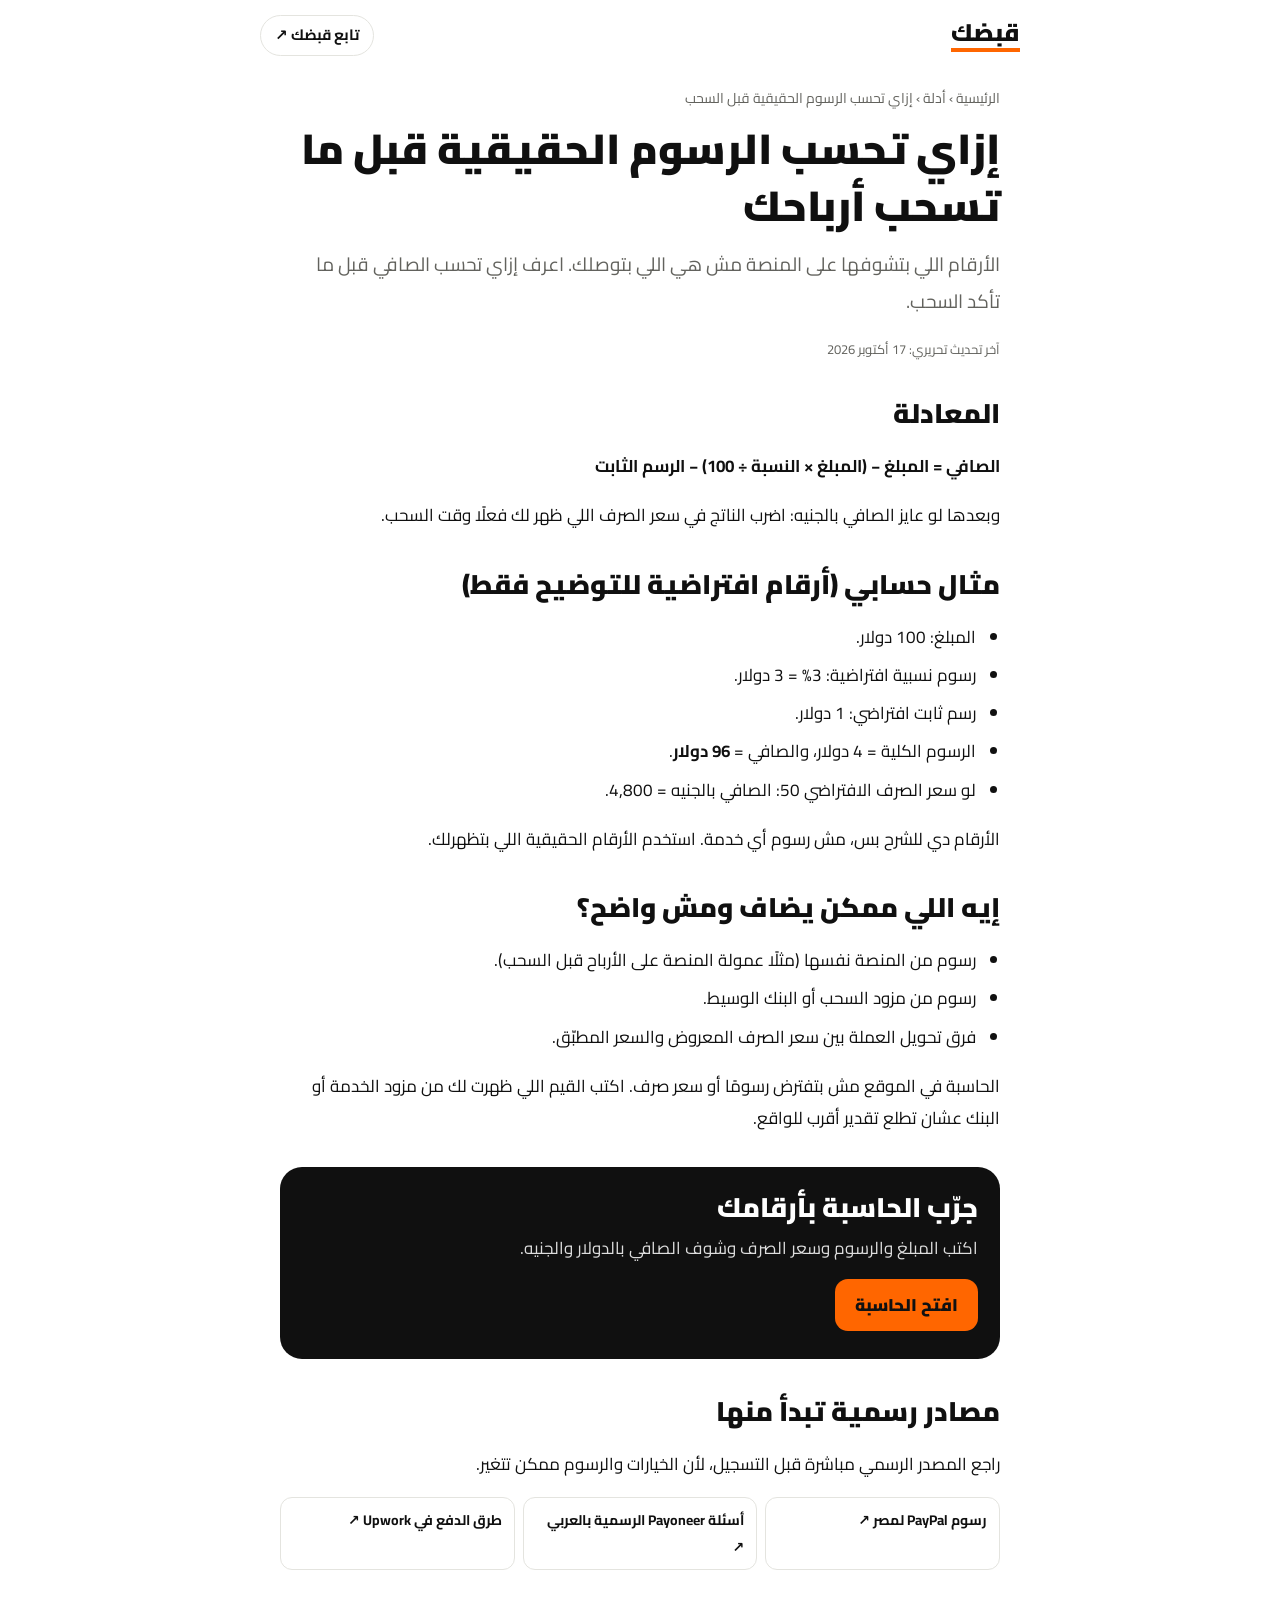
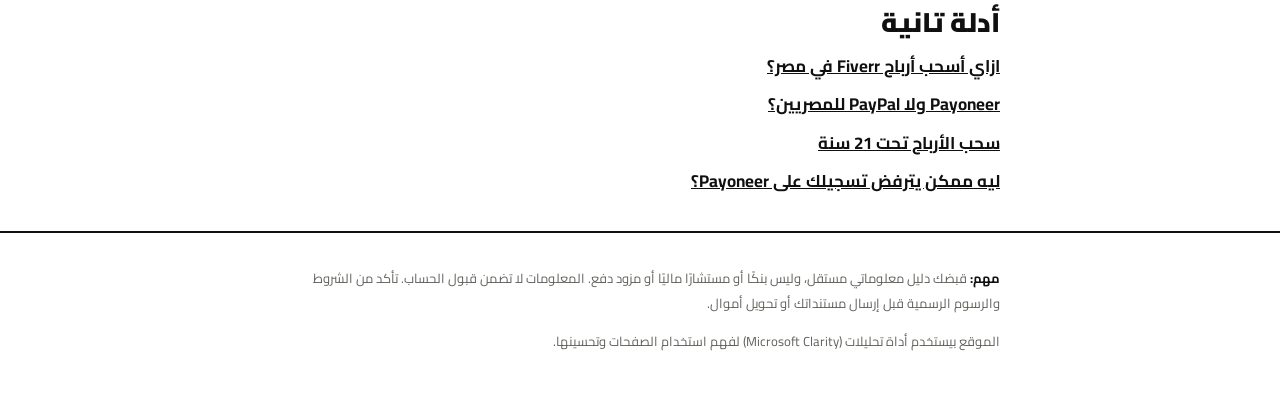
<file: guides/calculate-withdrawal-fees.html>
<!DOCTYPE html>
<html lang="ar" dir="rtl">
<head>
<meta charset="utf-8"><meta name="viewport" content="width=device-width, initial-scale=1">
<title>إزاي تحسب الرسوم الحقيقية قبل ما تسحب أرباحك | قبضك</title>
<meta name="description" content="طريقة بسيطة لحساب صافي أرباح الفريلانس بعد الرسوم النسبية والثابتة وسعر الصرف، مع مثال حسابي بأرقام افتراضية وحاسبة جاهزة.">
<meta name="robots" content="index,follow,max-image-preview:large">
<link rel="canonical" href="https://rawan2017.github.io/qabdak.eg/guides/calculate-withdrawal-fees.html">
<meta name="theme-color" content="#000000">
<link rel="icon" type="image/png" href="../icon.png"><link rel="apple-touch-icon" href="../apple-touch-icon.png">
<meta property="og:type" content="article"><meta property="og:locale" content="ar_EG"><meta property="og:site_name" content="قبضك">
<meta property="og:title" content="إزاي تحسب الرسوم الحقيقية قبل ما تسحب أرباحك"><meta property="og:description" content="طريقة بسيطة لحساب صافي أرباح الفريلانس بعد الرسوم النسبية والثابتة وسعر الصرف، مع مثال حسابي بأرقام افتراضية وحاسبة جاهزة.">
<meta property="og:url" content="https://rawan2017.github.io/qabdak.eg/guides/calculate-withdrawal-fees.html"><meta property="og:image" content="https://rawan2017.github.io/qabdak.eg/og-image.png"><meta property="og:image:width" content="1200"><meta property="og:image:height" content="630">
<meta name="twitter:card" content="summary_large_image"><meta name="twitter:title" content="إزاي تحسب الرسوم الحقيقية قبل ما تسحب أرباحك"><meta name="twitter:description" content="طريقة بسيطة لحساب صافي أرباح الفريلانس بعد الرسوم النسبية والثابتة وسعر الصرف، مع مثال حسابي بأرقام افتراضية وحاسبة جاهزة."><meta name="twitter:image" content="https://rawan2017.github.io/qabdak.eg/og-image.png">
<script type="application/ld+json">{"@context":"https://schema.org","@type":"Article","headline":"إزاي تحسب الرسوم الحقيقية قبل ما تسحب أرباحك","inLanguage":"ar-EG","datePublished":"2026-10-17","dateModified":"2026-10-17","mainEntityOfPage":"https://rawan2017.github.io/qabdak.eg/guides/calculate-withdrawal-fees.html","author":{"@type":"Organization","name":"قبضك"},"publisher":{"@type":"Organization","name":"قبضك"},"image":"https://rawan2017.github.io/qabdak.eg/og-image.png"}</script>
<link rel="preconnect" href="https://fonts.googleapis.com"><link rel="preconnect" href="https://fonts.gstatic.com" crossorigin><link href="https://fonts.googleapis.com/css2?family=Cairo:wght@400;600;700;800;900&display=swap" rel="stylesheet">
<link rel="stylesheet" href="guide.css">
<script src="../site-config.js"></script>
</head>
<body>
<header><a class="brand" href="../">قبضك</a><a class="ig" href="https://www.instagram.com/qabdak.eg/" target="_blank" rel="noopener noreferrer">تابع قبضك ↗</a></header>
<main class="wrap">
<p class="crumbs"><a href="../">الرئيسية</a> › أدلة › إزاي تحسب الرسوم الحقيقية قبل السحب</p>
<h1>إزاي تحسب الرسوم الحقيقية قبل ما تسحب أرباحك</h1>
<p class="lead">الأرقام اللي بتشوفها على المنصة مش هي اللي بتوصلك. اعرف إزاي تحسب الصافي قبل ما تأكد السحب.</p>
<p class="meta">آخر تحديث تحريري: 17 أكتوبر 2026</p>

<h2>المعادلة</h2>
<p><b>الصافي = المبلغ − (المبلغ × النسبة ÷ 100) − الرسم الثابت</b></p>
<p>وبعدها لو عايز الصافي بالجنيه: اضرب الناتج في سعر الصرف اللي ظهر لك فعلًا وقت السحب.</p>

<h2>مثال حسابي (أرقام افتراضية للتوضيح فقط)</h2>
<ul>
<li>المبلغ: 100 دولار.</li>
<li>رسوم نسبية افتراضية: 3% = 3 دولار.</li>
<li>رسم ثابت افتراضي: 1 دولار.</li>
<li>الرسوم الكلية = 4 دولار، والصافي = <b>96 دولار</b>.</li>
<li>لو سعر الصرف الافتراضي 50: الصافي بالجنيه = 4,800.</li>
</ul>
<p>الأرقام دي للشرح بس، مش رسوم أي خدمة. استخدم الأرقام الحقيقية اللي بتظهرلك.</p>

<h2>إيه اللي ممكن يضاف ومش واضح؟</h2>
<ul>
<li>رسوم من المنصة نفسها (مثلًا عمولة المنصة على الأرباح قبل السحب).</li>
<li>رسوم من مزود السحب أو البنك الوسيط.</li>
<li>فرق تحويل العملة بين سعر الصرف المعروض والسعر المطبّق.</li>
</ul>
<p>الحاسبة في الموقع مش بتفترض رسومًا أو سعر صرف. اكتب القيم اللي ظهرت لك من مزود الخدمة أو البنك عشان تطلع تقدير أقرب للواقع.</p>

<div class="cta"><h2>جرّب الحاسبة بأرقامك</h2><p>اكتب المبلغ والرسوم وسعر الصرف وشوف الصافي بالدولار والجنيه.</p><a class="btn" href="../#calculator">افتح الحاسبة</a></div>
<h2>مصادر رسمية تبدأ منها</h2>
<p>راجع المصدر الرسمي مباشرة قبل التسجيل، لأن الخيارات والرسوم ممكن تتغير.</p>
<div class="sources"><a href="https://www.paypal.com/eg/digital-wallet/paypal-consumer-fees?locale.x=ar_EG" target="_blank" rel="noopener noreferrer">رسوم PayPal لمصر ↗</a><a href="https://www.payoneer.com/ar/resources/business/frequently-asked-questions/" target="_blank" rel="noopener noreferrer">أسئلة Payoneer الرسمية بالعربي ↗</a><a href="https://support.upwork.com/hc/en-us/articles/211060918-How-to-get-paid-on-Upwork" target="_blank" rel="noopener noreferrer">طرق الدفع في Upwork ↗</a></div>
<h2>أدلة تانية</h2>
<div class="related"><a href="fiverr-withdraw-egypt.html">ازاي أسحب أرباح Fiverr في مصر؟</a><a href="payoneer-vs-paypal-egypt.html">Payoneer ولا PayPal للمصريين؟</a><a href="withdraw-under-21.html">سحب الأرباح تحت 21 سنة</a><a href="payoneer-registration-rejected.html">ليه ممكن يترفض تسجيلك على Payoneer؟</a></div>
</main>
<footer><div class="wrap"><p><strong>مهم:</strong> قبضك دليل معلوماتي مستقل، وليس بنكًا أو مستشارًا ماليًا أو مزود دفع. المعلومات لا تضمن قبول الحساب. تأكد من الشروط والرسوم الرسمية قبل إرسال مستنداتك أو تحويل أموال.</p><p id="analytics-note" hidden>الموقع بيستخدم أداة تحليلات (Microsoft Clarity) لفهم استخدام الصفحات وتحسينها.</p></div></footer>
</body></html>
</file>
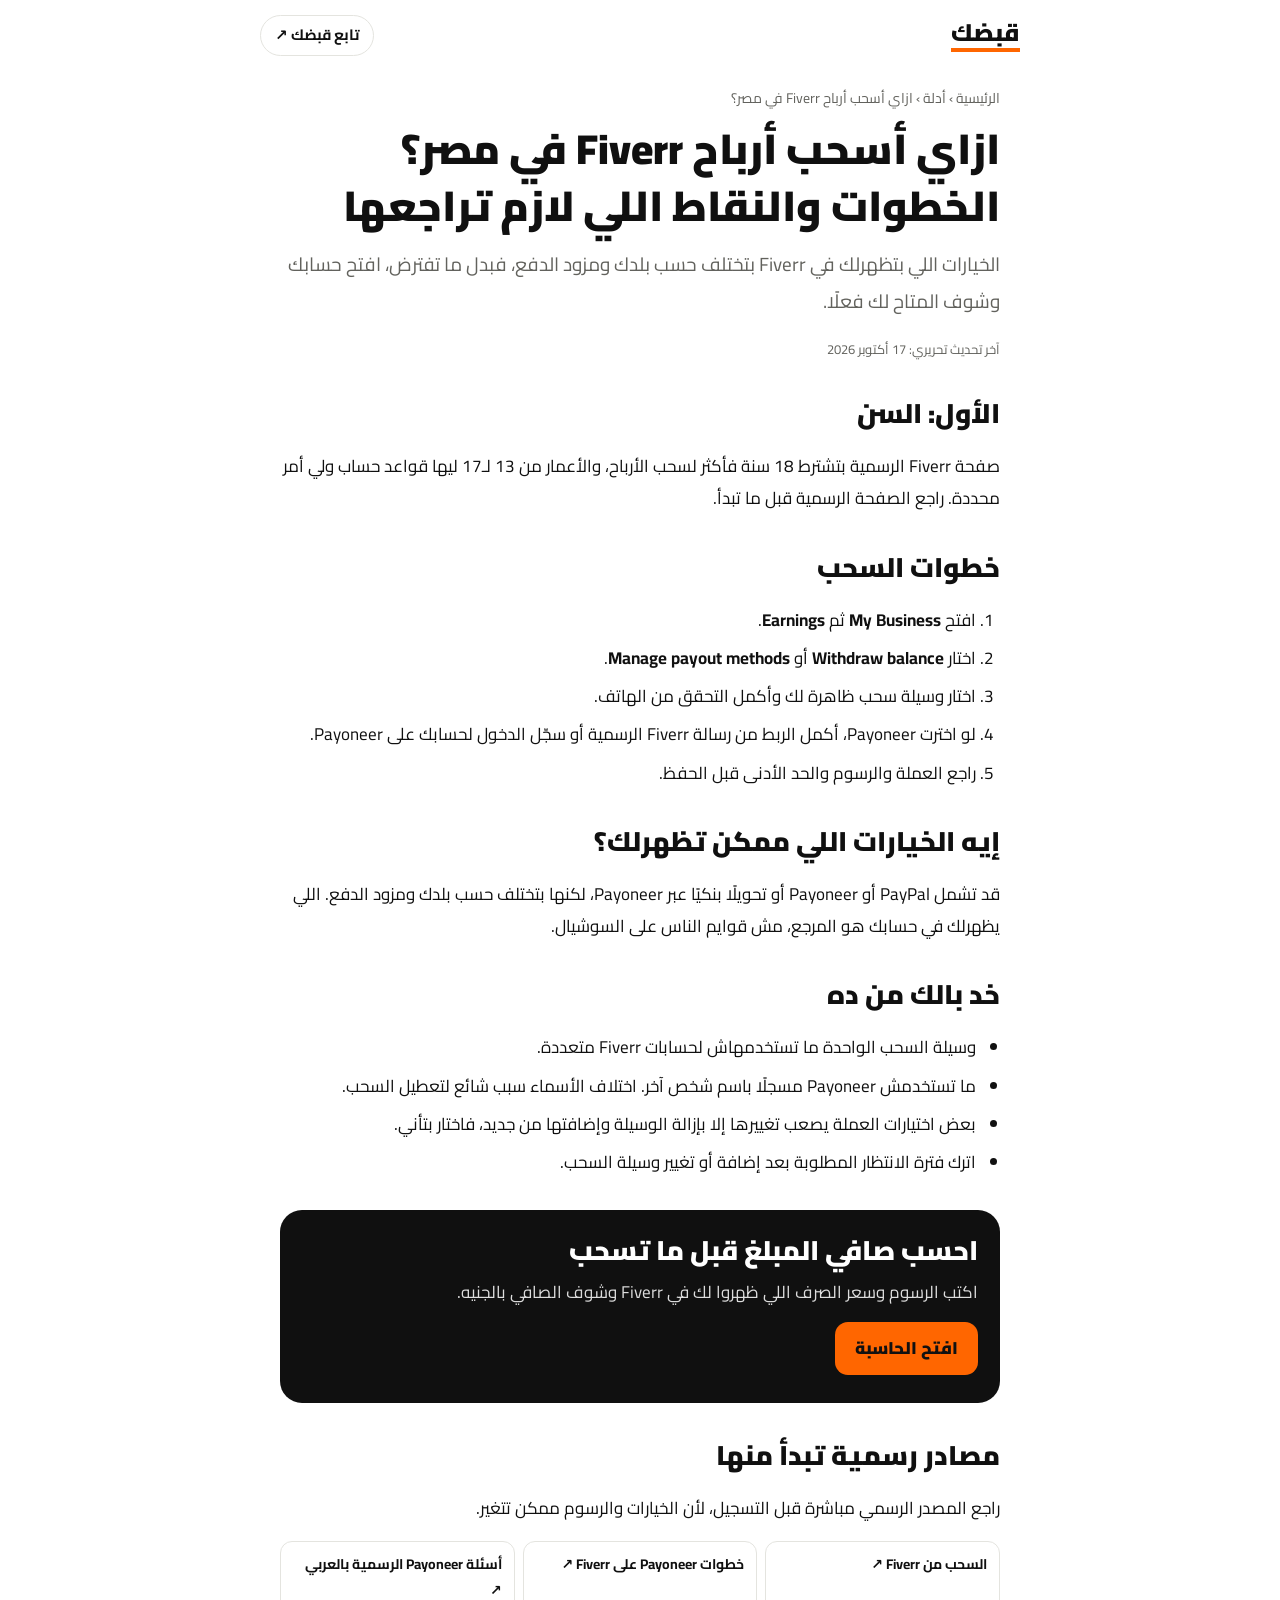
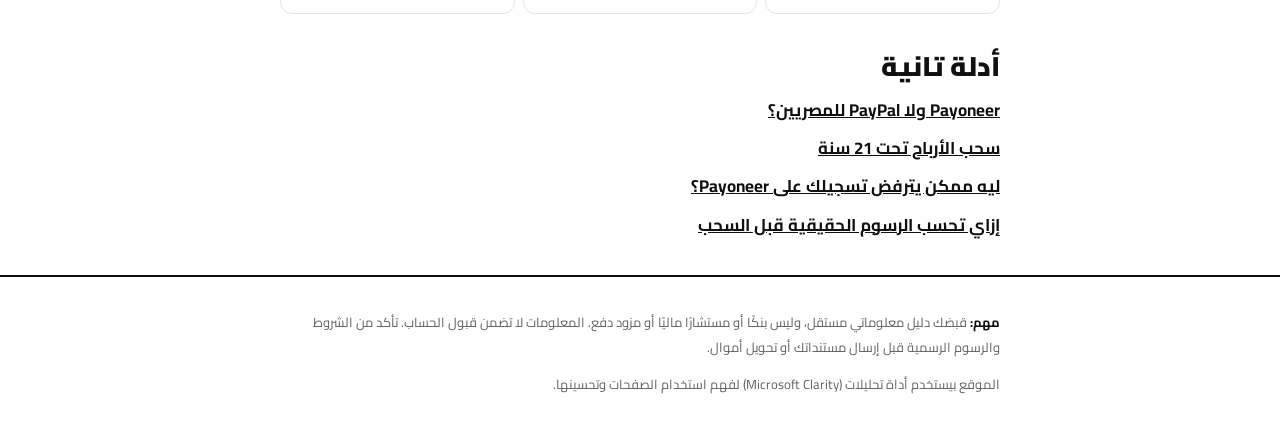
<file: guides/fiverr-withdraw-egypt.html>
<!DOCTYPE html>
<html lang="ar" dir="rtl">
<head>
<meta charset="utf-8"><meta name="viewport" content="width=device-width, initial-scale=1">
<title>ازاي أسحب أرباح Fiverr في مصر؟ الخطوات والنقاط اللي لازم تراجعها | قبضك</title>
<meta name="description" content="خطوات سحب أرباح Fiverr للفريلانسر المصري: وين تلاقي إعدادات السحب، الفرق بين PayPal وPayoneer، وإيه اللي لازم تراجعه قبل ما تأكد السحب.">
<meta name="robots" content="index,follow,max-image-preview:large">
<link rel="canonical" href="https://rawan2017.github.io/qabdak.eg/guides/fiverr-withdraw-egypt.html">
<meta name="theme-color" content="#000000">
<link rel="icon" type="image/png" href="../icon.png"><link rel="apple-touch-icon" href="../apple-touch-icon.png">
<meta property="og:type" content="article"><meta property="og:locale" content="ar_EG"><meta property="og:site_name" content="قبضك">
<meta property="og:title" content="ازاي أسحب أرباح Fiverr في مصر؟ الخطوات والنقاط اللي لازم تراجعها"><meta property="og:description" content="خطوات سحب أرباح Fiverr للفريلانسر المصري: وين تلاقي إعدادات السحب، الفرق بين PayPal وPayoneer، وإيه اللي لازم تراجعه قبل ما تأكد السحب.">
<meta property="og:url" content="https://rawan2017.github.io/qabdak.eg/guides/fiverr-withdraw-egypt.html"><meta property="og:image" content="https://rawan2017.github.io/qabdak.eg/og-image.png"><meta property="og:image:width" content="1200"><meta property="og:image:height" content="630">
<meta name="twitter:card" content="summary_large_image"><meta name="twitter:title" content="ازاي أسحب أرباح Fiverr في مصر؟ الخطوات والنقاط اللي لازم تراجعها"><meta name="twitter:description" content="خطوات سحب أرباح Fiverr للفريلانسر المصري: وين تلاقي إعدادات السحب، الفرق بين PayPal وPayoneer، وإيه اللي لازم تراجعه قبل ما تأكد السحب."><meta name="twitter:image" content="https://rawan2017.github.io/qabdak.eg/og-image.png">
<script type="application/ld+json">{"@context":"https://schema.org","@type":"Article","headline":"ازاي أسحب أرباح Fiverr في مصر؟ الخطوات والنقاط اللي لازم تراجعها","inLanguage":"ar-EG","datePublished":"2026-10-17","dateModified":"2026-10-17","mainEntityOfPage":"https://rawan2017.github.io/qabdak.eg/guides/fiverr-withdraw-egypt.html","author":{"@type":"Organization","name":"قبضك"},"publisher":{"@type":"Organization","name":"قبضك"},"image":"https://rawan2017.github.io/qabdak.eg/og-image.png"}</script>
<link rel="preconnect" href="https://fonts.googleapis.com"><link rel="preconnect" href="https://fonts.gstatic.com" crossorigin><link href="https://fonts.googleapis.com/css2?family=Cairo:wght@400;600;700;800;900&display=swap" rel="stylesheet">
<link rel="stylesheet" href="guide.css">
<script src="../site-config.js"></script>
</head>
<body>
<header><a class="brand" href="../">قبضك</a><a class="ig" href="https://www.instagram.com/qabdak.eg/" target="_blank" rel="noopener noreferrer">تابع قبضك ↗</a></header>
<main class="wrap">
<p class="crumbs"><a href="../">الرئيسية</a> › أدلة › ازاي أسحب أرباح Fiverr في مصر؟</p>
<h1>ازاي أسحب أرباح Fiverr في مصر؟ الخطوات والنقاط اللي لازم تراجعها</h1>
<p class="lead">الخيارات اللي بتظهرلك في Fiverr بتختلف حسب بلدك ومزود الدفع، فبدل ما تفترض، افتح حسابك وشوف المتاح لك فعلًا.</p>
<p class="meta">آخر تحديث تحريري: 17 أكتوبر 2026</p>

<h2>الأول: السن</h2>
<p>صفحة Fiverr الرسمية بتشترط 18 سنة فأكثر لسحب الأرباح، والأعمار من 13 لـ17 ليها قواعد حساب ولي أمر محددة. راجع الصفحة الرسمية قبل ما تبدأ.</p>

<h2>خطوات السحب</h2>
<ol>
<li>افتح <b>My Business</b> ثم <b>Earnings</b>.</li>
<li>اختار <b>Withdraw balance</b> أو <b>Manage payout methods</b>.</li>
<li>اختار وسيلة سحب ظاهرة لك وأكمل التحقق من الهاتف.</li>
<li>لو اخترت Payoneer، أكمل الربط من رسالة Fiverr الرسمية أو سجّل الدخول لحسابك على Payoneer.</li>
<li>راجع العملة والرسوم والحد الأدنى قبل الحفظ.</li>
</ol>

<h2>إيه الخيارات اللي ممكن تظهرلك؟</h2>
<p>قد تشمل PayPal أو Payoneer أو تحويلًا بنكيًا عبر Payoneer، لكنها بتختلف حسب بلدك ومزود الدفع. اللي يظهرلك في حسابك هو المرجع، مش قوايم الناس على السوشيال.</p>

<h2>خد بالك من ده</h2>
<ul>
<li>وسيلة السحب الواحدة ما تستخدمهاش لحسابات Fiverr متعددة.</li>
<li>ما تستخدمش Payoneer مسجلًا باسم شخص آخر. اختلاف الأسماء سبب شائع لتعطيل السحب.</li>
<li>بعض اختيارات العملة يصعب تغييرها إلا بإزالة الوسيلة وإضافتها من جديد، فاختار بتأني.</li>
<li>اترك فترة الانتظار المطلوبة بعد إضافة أو تغيير وسيلة السحب.</li>
</ul>

<div class="cta"><h2>احسب صافي المبلغ قبل ما تسحب</h2><p>اكتب الرسوم وسعر الصرف اللي ظهروا لك في Fiverr وشوف الصافي بالجنيه.</p><a class="btn" href="../#calculator">افتح الحاسبة</a></div>
<h2>مصادر رسمية تبدأ منها</h2>
<p>راجع المصدر الرسمي مباشرة قبل التسجيل، لأن الخيارات والرسوم ممكن تتغير.</p>
<div class="sources"><a href="https://help.fiverr.com/hc/en-us/articles/360010530058-Withdrawing-your-earnings-managing-payout-methods" target="_blank" rel="noopener noreferrer">السحب من Fiverr ↗</a><a href="https://help.fiverr.com/hc/en-us/articles/14257019400465-Setting-up-Payoneer-as-a-payout-method" target="_blank" rel="noopener noreferrer">خطوات Payoneer على Fiverr ↗</a><a href="https://www.payoneer.com/ar/resources/business/frequently-asked-questions/" target="_blank" rel="noopener noreferrer">أسئلة Payoneer الرسمية بالعربي ↗</a></div>
<h2>أدلة تانية</h2>
<div class="related"><a href="payoneer-vs-paypal-egypt.html">Payoneer ولا PayPal للمصريين؟</a><a href="withdraw-under-21.html">سحب الأرباح تحت 21 سنة</a><a href="payoneer-registration-rejected.html">ليه ممكن يترفض تسجيلك على Payoneer؟</a><a href="calculate-withdrawal-fees.html">إزاي تحسب الرسوم الحقيقية قبل السحب</a></div>
</main>
<footer><div class="wrap"><p><strong>مهم:</strong> قبضك دليل معلوماتي مستقل، وليس بنكًا أو مستشارًا ماليًا أو مزود دفع. المعلومات لا تضمن قبول الحساب. تأكد من الشروط والرسوم الرسمية قبل إرسال مستنداتك أو تحويل أموال.</p><p id="analytics-note" hidden>الموقع بيستخدم أداة تحليلات (Microsoft Clarity) لفهم استخدام الصفحات وتحسينها.</p></div></footer>
</body></html>
</file>
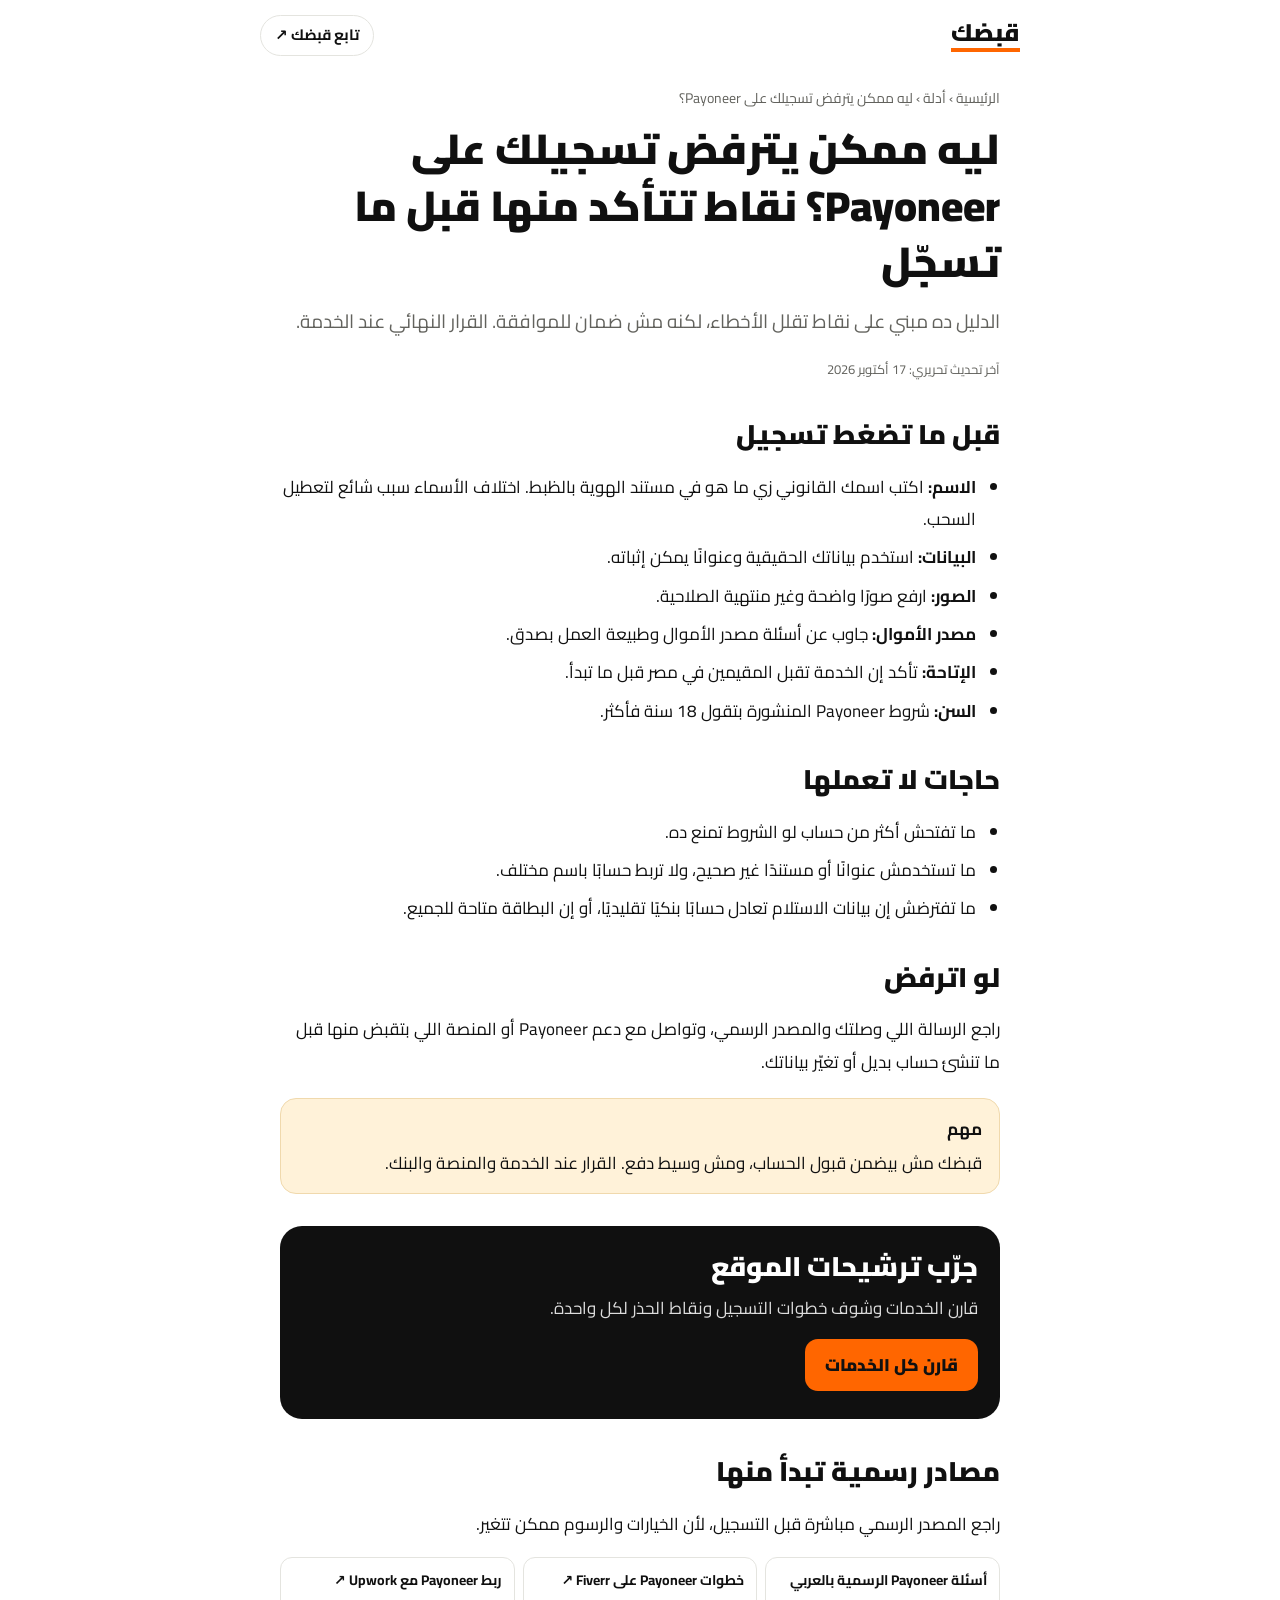
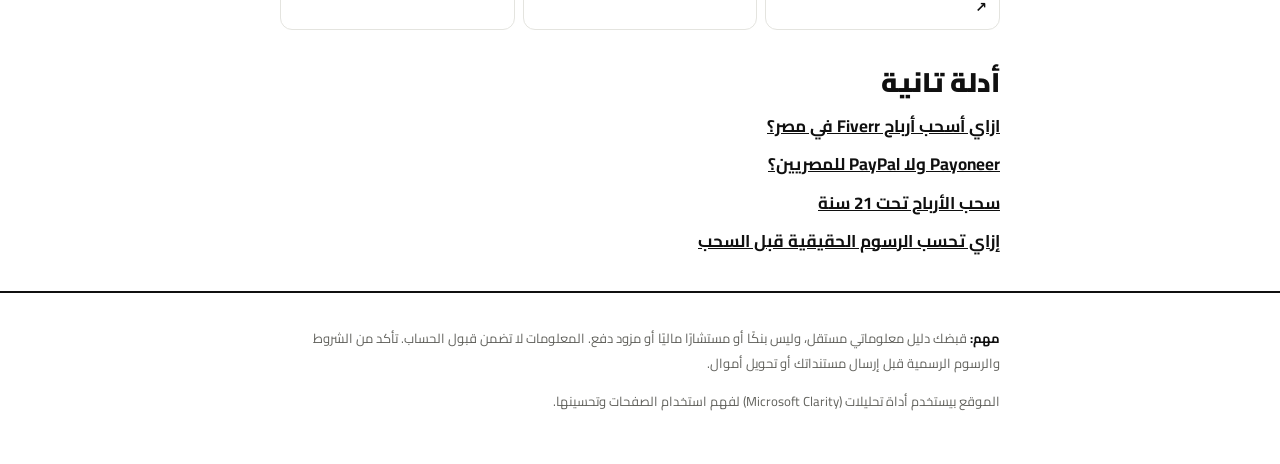
<file: guides/payoneer-registration-rejected.html>
<!DOCTYPE html>
<html lang="ar" dir="rtl">
<head>
<meta charset="utf-8"><meta name="viewport" content="width=device-width, initial-scale=1">
<title>ليه ممكن يترفض تسجيلك على Payoneer؟ نقاط تتأكد منها قبل ما تسجّل | قبضك</title>
<meta name="description" content="قايمة عملية بالنقاط اللي لازم تتأكد منها قبل التسجيل على Payoneer أو أي خدمة دفع: الاسم، المستندات، العنوان، ومصدر الأموال. بدون وعود بالموافقة.">
<meta name="robots" content="index,follow,max-image-preview:large">
<link rel="canonical" href="https://rawan2017.github.io/qabdak.eg/guides/payoneer-registration-rejected.html">
<meta name="theme-color" content="#000000">
<link rel="icon" type="image/png" href="../icon.png"><link rel="apple-touch-icon" href="../apple-touch-icon.png">
<meta property="og:type" content="article"><meta property="og:locale" content="ar_EG"><meta property="og:site_name" content="قبضك">
<meta property="og:title" content="ليه ممكن يترفض تسجيلك على Payoneer؟ نقاط تتأكد منها قبل ما تسجّل"><meta property="og:description" content="قايمة عملية بالنقاط اللي لازم تتأكد منها قبل التسجيل على Payoneer أو أي خدمة دفع: الاسم، المستندات، العنوان، ومصدر الأموال. بدون وعود بالموافقة.">
<meta property="og:url" content="https://rawan2017.github.io/qabdak.eg/guides/payoneer-registration-rejected.html"><meta property="og:image" content="https://rawan2017.github.io/qabdak.eg/og-image.png"><meta property="og:image:width" content="1200"><meta property="og:image:height" content="630">
<meta name="twitter:card" content="summary_large_image"><meta name="twitter:title" content="ليه ممكن يترفض تسجيلك على Payoneer؟ نقاط تتأكد منها قبل ما تسجّل"><meta name="twitter:description" content="قايمة عملية بالنقاط اللي لازم تتأكد منها قبل التسجيل على Payoneer أو أي خدمة دفع: الاسم، المستندات، العنوان، ومصدر الأموال. بدون وعود بالموافقة."><meta name="twitter:image" content="https://rawan2017.github.io/qabdak.eg/og-image.png">
<script type="application/ld+json">{"@context":"https://schema.org","@type":"Article","headline":"ليه ممكن يترفض تسجيلك على Payoneer؟ نقاط تتأكد منها قبل ما تسجّل","inLanguage":"ar-EG","datePublished":"2026-10-17","dateModified":"2026-10-17","mainEntityOfPage":"https://rawan2017.github.io/qabdak.eg/guides/payoneer-registration-rejected.html","author":{"@type":"Organization","name":"قبضك"},"publisher":{"@type":"Organization","name":"قبضك"},"image":"https://rawan2017.github.io/qabdak.eg/og-image.png"}</script>
<link rel="preconnect" href="https://fonts.googleapis.com"><link rel="preconnect" href="https://fonts.gstatic.com" crossorigin><link href="https://fonts.googleapis.com/css2?family=Cairo:wght@400;600;700;800;900&display=swap" rel="stylesheet">
<link rel="stylesheet" href="guide.css">
<script src="../site-config.js"></script>
</head>
<body>
<header><a class="brand" href="../">قبضك</a><a class="ig" href="https://www.instagram.com/qabdak.eg/" target="_blank" rel="noopener noreferrer">تابع قبضك ↗</a></header>
<main class="wrap">
<p class="crumbs"><a href="../">الرئيسية</a> › أدلة › ليه ممكن يترفض تسجيلك على Payoneer؟</p>
<h1>ليه ممكن يترفض تسجيلك على Payoneer؟ نقاط تتأكد منها قبل ما تسجّل</h1>
<p class="lead">الدليل ده مبني على نقاط تقلل الأخطاء، لكنه مش ضمان للموافقة. القرار النهائي عند الخدمة.</p>
<p class="meta">آخر تحديث تحريري: 17 أكتوبر 2026</p>

<h2>قبل ما تضغط تسجيل</h2>
<ul>
<li><b>الاسم:</b> اكتب اسمك القانوني زي ما هو في مستند الهوية بالظبط. اختلاف الأسماء سبب شائع لتعطيل السحب.</li>
<li><b>البيانات:</b> استخدم بياناتك الحقيقية وعنوانًا يمكن إثباته.</li>
<li><b>الصور:</b> ارفع صورًا واضحة وغير منتهية الصلاحية.</li>
<li><b>مصدر الأموال:</b> جاوب عن أسئلة مصدر الأموال وطبيعة العمل بصدق.</li>
<li><b>الإتاحة:</b> تأكد إن الخدمة تقبل المقيمين في مصر قبل ما تبدأ.</li>
<li><b>السن:</b> شروط Payoneer المنشورة بتقول 18 سنة فأكثر.</li>
</ul>

<h2>حاجات لا تعملها</h2>
<ul>
<li>ما تفتحش أكثر من حساب لو الشروط تمنع ده.</li>
<li>ما تستخدمش عنوانًا أو مستندًا غير صحيح، ولا تربط حسابًا باسم مختلف.</li>
<li>ما تفترضش إن بيانات الاستلام تعادل حسابًا بنكيًا تقليديًا، أو إن البطاقة متاحة للجميع.</li>
</ul>

<h2>لو اترفض</h2>
<p>راجع الرسالة اللي وصلتك والمصدر الرسمي، وتواصل مع دعم Payoneer أو المنصة اللي بتقبض منها قبل ما تنشئ حساب بديل أو تغيّر بياناتك.</p>
<div class="notice"><strong>مهم</strong>قبضك مش بيضمن قبول الحساب، ومش وسيط دفع. القرار عند الخدمة والمنصة والبنك.</div>

<div class="cta"><h2>جرّب ترشيحات الموقع</h2><p>قارن الخدمات وشوف خطوات التسجيل ونقاط الحذر لكل واحدة.</p><a class="btn" href="../#services">قارن كل الخدمات</a></div>
<h2>مصادر رسمية تبدأ منها</h2>
<p>راجع المصدر الرسمي مباشرة قبل التسجيل، لأن الخيارات والرسوم ممكن تتغير.</p>
<div class="sources"><a href="https://www.payoneer.com/ar/resources/business/frequently-asked-questions/" target="_blank" rel="noopener noreferrer">أسئلة Payoneer الرسمية بالعربي ↗</a><a href="https://help.fiverr.com/hc/en-us/articles/14257019400465-Setting-up-Payoneer-as-a-payout-method" target="_blank" rel="noopener noreferrer">خطوات Payoneer على Fiverr ↗</a><a href="https://support.upwork.com/hc/en-us/articles/211063988-How-to-use-Payoneer-to-withdraw-your-earnings" target="_blank" rel="noopener noreferrer">ربط Payoneer مع Upwork ↗</a></div>
<h2>أدلة تانية</h2>
<div class="related"><a href="fiverr-withdraw-egypt.html">ازاي أسحب أرباح Fiverr في مصر؟</a><a href="payoneer-vs-paypal-egypt.html">Payoneer ولا PayPal للمصريين؟</a><a href="withdraw-under-21.html">سحب الأرباح تحت 21 سنة</a><a href="calculate-withdrawal-fees.html">إزاي تحسب الرسوم الحقيقية قبل السحب</a></div>
</main>
<footer><div class="wrap"><p><strong>مهم:</strong> قبضك دليل معلوماتي مستقل، وليس بنكًا أو مستشارًا ماليًا أو مزود دفع. المعلومات لا تضمن قبول الحساب. تأكد من الشروط والرسوم الرسمية قبل إرسال مستنداتك أو تحويل أموال.</p><p id="analytics-note" hidden>الموقع بيستخدم أداة تحليلات (Microsoft Clarity) لفهم استخدام الصفحات وتحسينها.</p></div></footer>
</body></html>
</file>
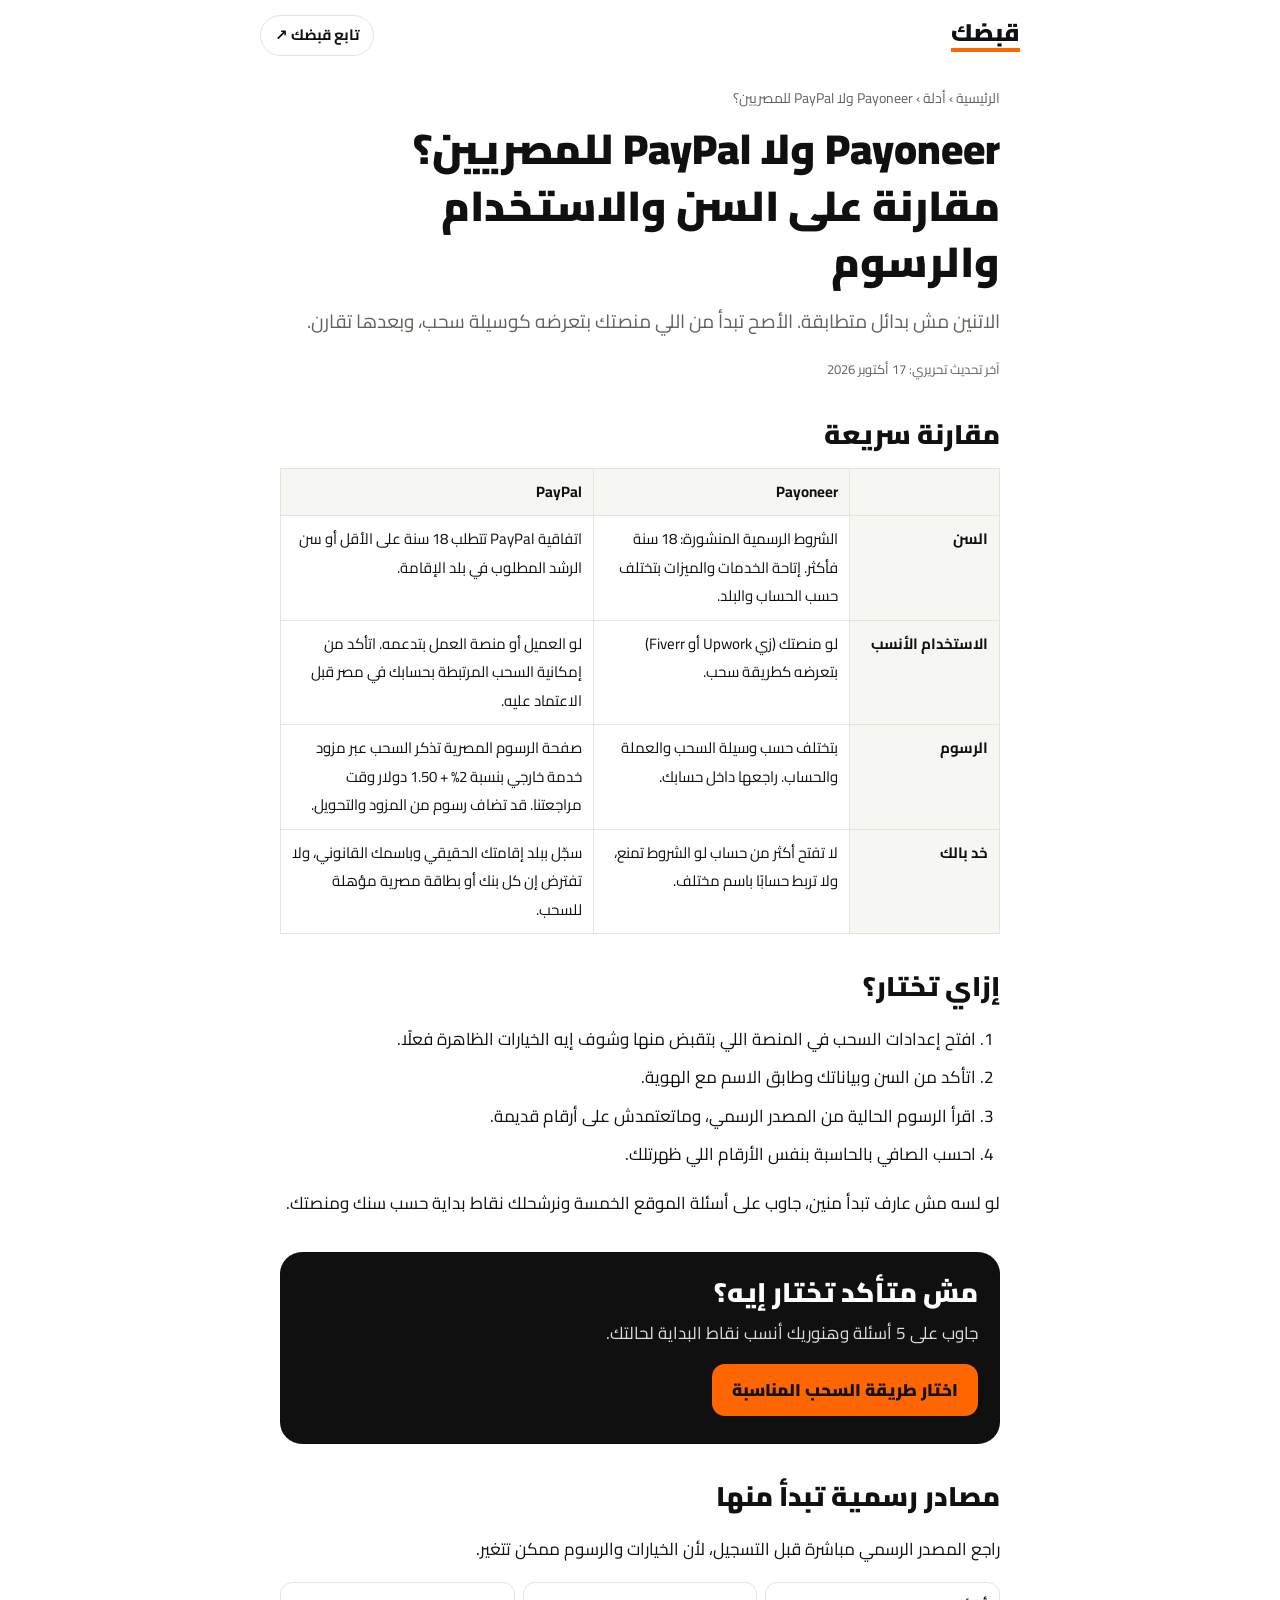
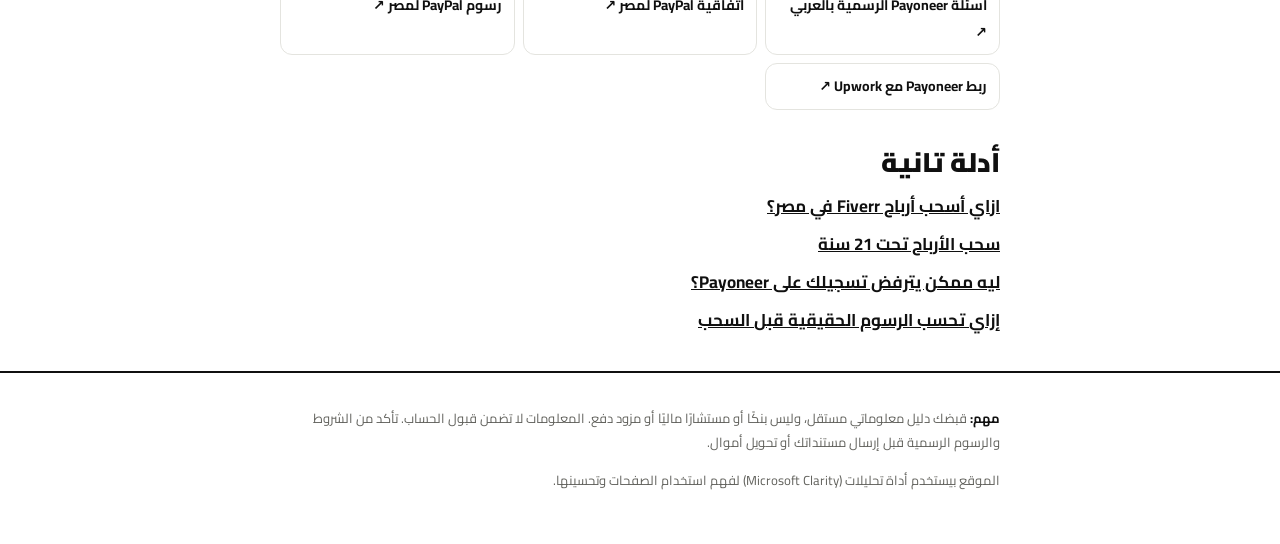
<file: guides/payoneer-vs-paypal-egypt.html>
<!DOCTYPE html>
<html lang="ar" dir="rtl">
<head>
<meta charset="utf-8"><meta name="viewport" content="width=device-width, initial-scale=1">
<title>Payoneer ولا PayPal للمصريين؟ مقارنة على السن والاستخدام والرسوم | قبضك</title>
<meta name="description" content="مقارنة بين Payoneer وPayPal للفريلانسر المصري: شروط السن، أنسب استخدام لكل واحد، والرسوم اللي لازم تتأكد منها قبل ما تعتمد على أي منهم.">
<meta name="robots" content="index,follow,max-image-preview:large">
<link rel="canonical" href="https://rawan2017.github.io/qabdak.eg/guides/payoneer-vs-paypal-egypt.html">
<meta name="theme-color" content="#000000">
<link rel="icon" type="image/png" href="../icon.png"><link rel="apple-touch-icon" href="../apple-touch-icon.png">
<meta property="og:type" content="article"><meta property="og:locale" content="ar_EG"><meta property="og:site_name" content="قبضك">
<meta property="og:title" content="Payoneer ولا PayPal للمصريين؟ مقارنة على السن والاستخدام والرسوم"><meta property="og:description" content="مقارنة بين Payoneer وPayPal للفريلانسر المصري: شروط السن، أنسب استخدام لكل واحد، والرسوم اللي لازم تتأكد منها قبل ما تعتمد على أي منهم.">
<meta property="og:url" content="https://rawan2017.github.io/qabdak.eg/guides/payoneer-vs-paypal-egypt.html"><meta property="og:image" content="https://rawan2017.github.io/qabdak.eg/og-image.png"><meta property="og:image:width" content="1200"><meta property="og:image:height" content="630">
<meta name="twitter:card" content="summary_large_image"><meta name="twitter:title" content="Payoneer ولا PayPal للمصريين؟ مقارنة على السن والاستخدام والرسوم"><meta name="twitter:description" content="مقارنة بين Payoneer وPayPal للفريلانسر المصري: شروط السن، أنسب استخدام لكل واحد، والرسوم اللي لازم تتأكد منها قبل ما تعتمد على أي منهم."><meta name="twitter:image" content="https://rawan2017.github.io/qabdak.eg/og-image.png">
<script type="application/ld+json">{"@context":"https://schema.org","@type":"Article","headline":"Payoneer ولا PayPal للمصريين؟ مقارنة على السن والاستخدام والرسوم","inLanguage":"ar-EG","datePublished":"2026-10-17","dateModified":"2026-10-17","mainEntityOfPage":"https://rawan2017.github.io/qabdak.eg/guides/payoneer-vs-paypal-egypt.html","author":{"@type":"Organization","name":"قبضك"},"publisher":{"@type":"Organization","name":"قبضك"},"image":"https://rawan2017.github.io/qabdak.eg/og-image.png"}</script>
<link rel="preconnect" href="https://fonts.googleapis.com"><link rel="preconnect" href="https://fonts.gstatic.com" crossorigin><link href="https://fonts.googleapis.com/css2?family=Cairo:wght@400;600;700;800;900&display=swap" rel="stylesheet">
<link rel="stylesheet" href="guide.css">
<script src="../site-config.js"></script>
</head>
<body>
<header><a class="brand" href="../">قبضك</a><a class="ig" href="https://www.instagram.com/qabdak.eg/" target="_blank" rel="noopener noreferrer">تابع قبضك ↗</a></header>
<main class="wrap">
<p class="crumbs"><a href="../">الرئيسية</a> › أدلة › Payoneer ولا PayPal للمصريين؟</p>
<h1>Payoneer ولا PayPal للمصريين؟ مقارنة على السن والاستخدام والرسوم</h1>
<p class="lead">الاتنين مش بدائل متطابقة. الأصح تبدأ من اللي منصتك بتعرضه كوسيلة سحب، وبعدها تقارن.</p>
<p class="meta">آخر تحديث تحريري: 17 أكتوبر 2026</p>

<h2>مقارنة سريعة</h2>
<table>
<thead><tr><th></th><th>Payoneer</th><th>PayPal</th></tr></thead>
<tbody>
<tr><th>السن</th><td>الشروط الرسمية المنشورة: 18 سنة فأكثر. إتاحة الخدمات والميزات بتختلف حسب الحساب والبلد.</td><td>اتفاقية PayPal تتطلب 18 سنة على الأقل أو سن الرشد المطلوب في بلد الإقامة.</td></tr>
<tr><th>الاستخدام الأنسب</th><td>لو منصتك (زي Upwork أو Fiverr) بتعرضه كطريقة سحب.</td><td>لو العميل أو منصة العمل بتدعمه. اتأكد من إمكانية السحب المرتبطة بحسابك في مصر قبل الاعتماد عليه.</td></tr>
<tr><th>الرسوم</th><td>بتختلف حسب وسيلة السحب والعملة والحساب. راجعها داخل حسابك.</td><td>صفحة الرسوم المصرية تذكر السحب عبر مزود خدمة خارجي بنسبة 2% + 1.50 دولار وقت مراجعتنا. قد تضاف رسوم من المزود والتحويل.</td></tr>
<tr><th>خد بالك</th><td>لا تفتح أكثر من حساب لو الشروط تمنع، ولا تربط حسابًا باسم مختلف.</td><td>سجّل ببلد إقامتك الحقيقي وباسمك القانوني، ولا تفترض إن كل بنك أو بطاقة مصرية مؤهلة للسحب.</td></tr>
</tbody></table>

<h2>إزاي تختار؟</h2>
<ol>
<li>افتح إعدادات السحب في المنصة اللي بتقبض منها وشوف إيه الخيارات الظاهرة فعلًا.</li>
<li>اتأكد من السن وبياناتك وطابق الاسم مع الهوية.</li>
<li>اقرأ الرسوم الحالية من المصدر الرسمي، وماتعتمدش على أرقام قديمة.</li>
<li>احسب الصافي بالحاسبة بنفس الأرقام اللي ظهرتلك.</li>
</ol>
<p>لو لسه مش عارف تبدأ منين، جاوب على أسئلة الموقع الخمسة ونرشحلك نقاط بداية حسب سنك ومنصتك.</p>

<div class="cta"><h2>مش متأكد تختار إيه؟</h2><p>جاوب على 5 أسئلة وهنوريك أنسب نقاط البداية لحالتك.</p><a class="btn" href="../#finder">اختار طريقة السحب المناسبة</a></div>
<h2>مصادر رسمية تبدأ منها</h2>
<p>راجع المصدر الرسمي مباشرة قبل التسجيل، لأن الخيارات والرسوم ممكن تتغير.</p>
<div class="sources"><a href="https://www.payoneer.com/ar/resources/business/frequently-asked-questions/" target="_blank" rel="noopener noreferrer">أسئلة Payoneer الرسمية بالعربي ↗</a><a href="https://www.paypal.com/eg/legalhub/paypal/useragreement-full" target="_blank" rel="noopener noreferrer">اتفاقية PayPal لمصر ↗</a><a href="https://www.paypal.com/eg/digital-wallet/paypal-consumer-fees?locale.x=ar_EG" target="_blank" rel="noopener noreferrer">رسوم PayPal لمصر ↗</a><a href="https://support.upwork.com/hc/en-us/articles/211063988-How-to-use-Payoneer-to-withdraw-your-earnings" target="_blank" rel="noopener noreferrer">ربط Payoneer مع Upwork ↗</a></div>
<h2>أدلة تانية</h2>
<div class="related"><a href="fiverr-withdraw-egypt.html">ازاي أسحب أرباح Fiverr في مصر؟</a><a href="withdraw-under-21.html">سحب الأرباح تحت 21 سنة</a><a href="payoneer-registration-rejected.html">ليه ممكن يترفض تسجيلك على Payoneer؟</a><a href="calculate-withdrawal-fees.html">إزاي تحسب الرسوم الحقيقية قبل السحب</a></div>
</main>
<footer><div class="wrap"><p><strong>مهم:</strong> قبضك دليل معلوماتي مستقل، وليس بنكًا أو مستشارًا ماليًا أو مزود دفع. المعلومات لا تضمن قبول الحساب. تأكد من الشروط والرسوم الرسمية قبل إرسال مستنداتك أو تحويل أموال.</p><p id="analytics-note" hidden>الموقع بيستخدم أداة تحليلات (Microsoft Clarity) لفهم استخدام الصفحات وتحسينها.</p></div></footer>
</body></html>
</file>
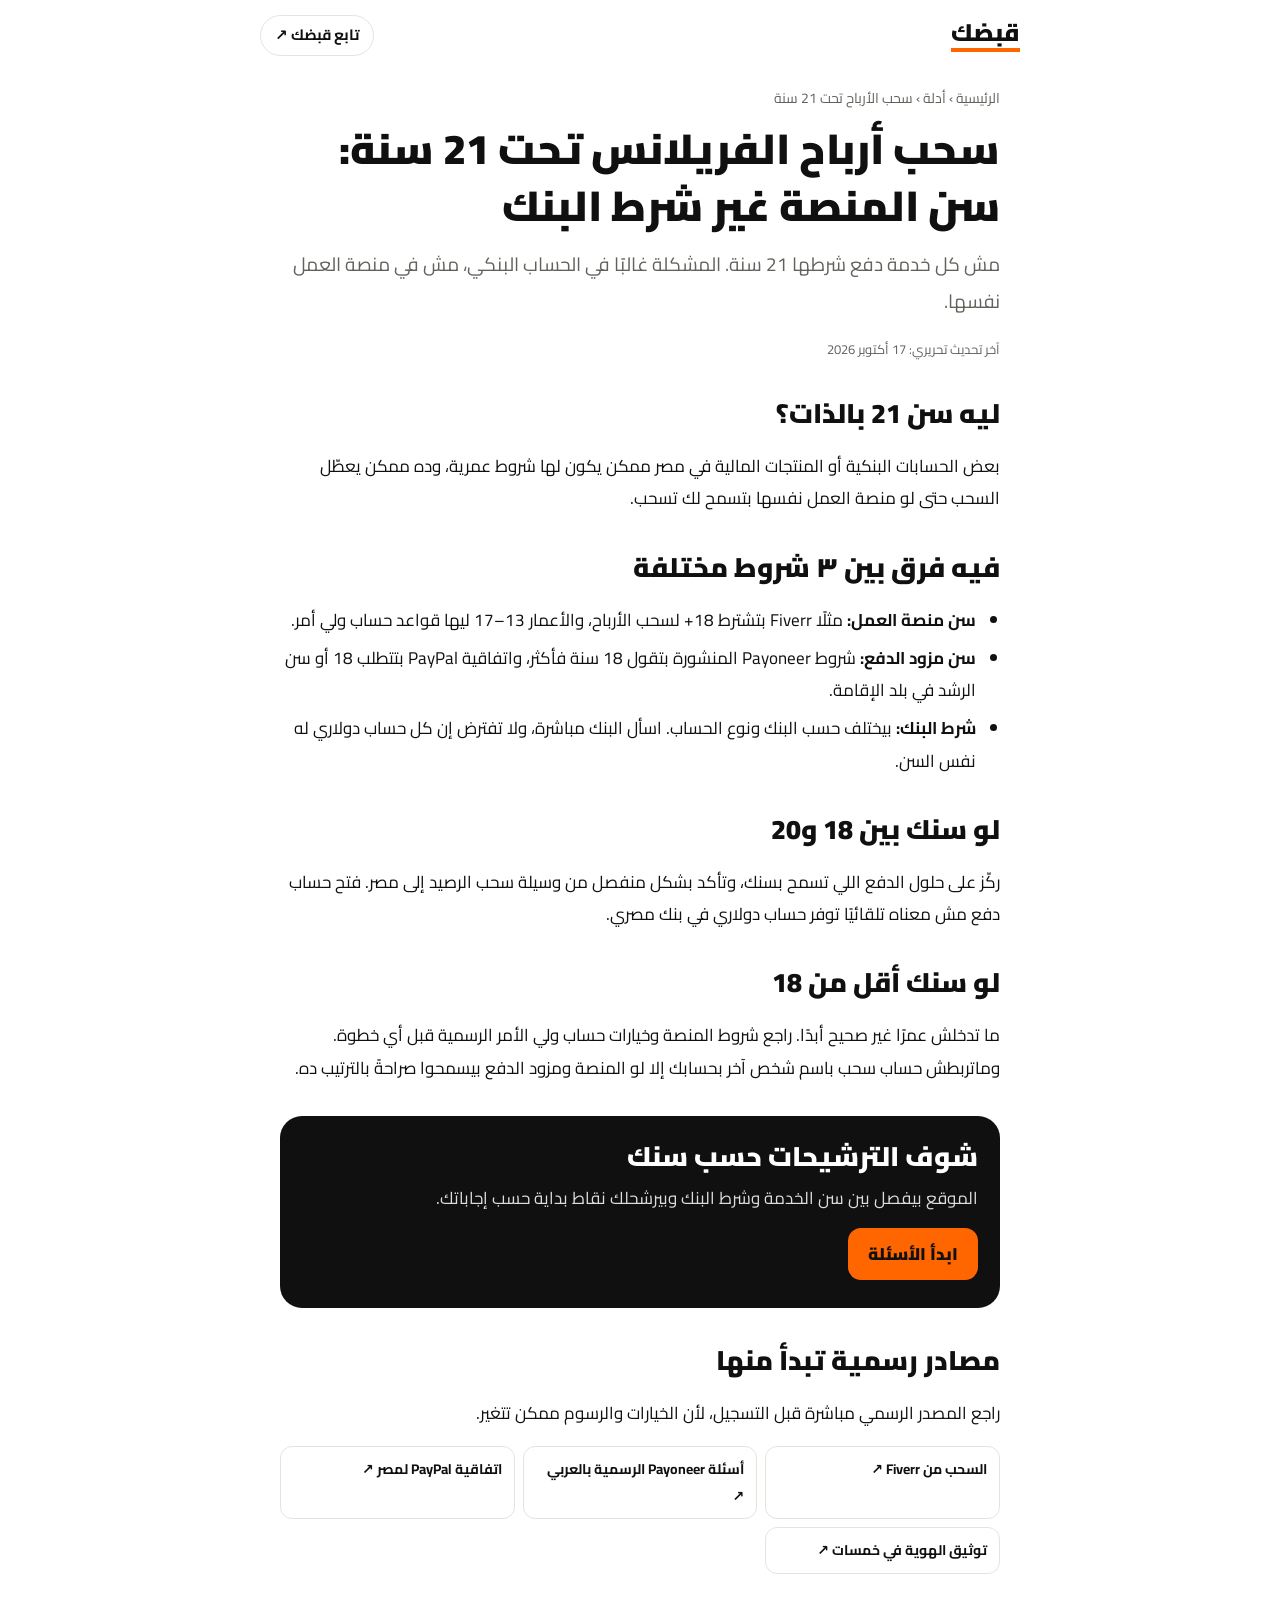
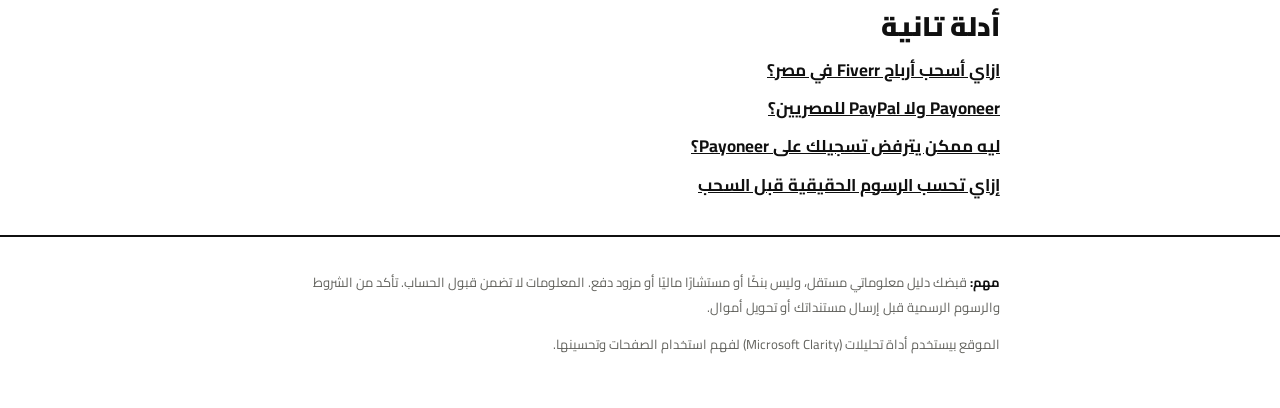
<file: guides/withdraw-under-21.html>
<!DOCTYPE html>
<html lang="ar" dir="rtl">
<head>
<meta charset="utf-8"><meta name="viewport" content="width=device-width, initial-scale=1">
<title>سحب أرباح الفريلانس تحت 21 سنة: سن المنصة غير شرط البنك | قبضك</title>
<meta name="description" content="ليه سن 21 بيظهر في مناقشات سحب أرباح الفريلانسر في مصر، والفرق بين شرط سن المنصة ومزود الدفع وشرط البنك اللي هتسحب عليه.">
<meta name="robots" content="index,follow,max-image-preview:large">
<link rel="canonical" href="https://rawan2017.github.io/qabdak.eg/guides/withdraw-under-21.html">
<meta name="theme-color" content="#000000">
<link rel="icon" type="image/png" href="../icon.png"><link rel="apple-touch-icon" href="../apple-touch-icon.png">
<meta property="og:type" content="article"><meta property="og:locale" content="ar_EG"><meta property="og:site_name" content="قبضك">
<meta property="og:title" content="سحب أرباح الفريلانس تحت 21 سنة: سن المنصة غير شرط البنك"><meta property="og:description" content="ليه سن 21 بيظهر في مناقشات سحب أرباح الفريلانسر في مصر، والفرق بين شرط سن المنصة ومزود الدفع وشرط البنك اللي هتسحب عليه.">
<meta property="og:url" content="https://rawan2017.github.io/qabdak.eg/guides/withdraw-under-21.html"><meta property="og:image" content="https://rawan2017.github.io/qabdak.eg/og-image.png"><meta property="og:image:width" content="1200"><meta property="og:image:height" content="630">
<meta name="twitter:card" content="summary_large_image"><meta name="twitter:title" content="سحب أرباح الفريلانس تحت 21 سنة: سن المنصة غير شرط البنك"><meta name="twitter:description" content="ليه سن 21 بيظهر في مناقشات سحب أرباح الفريلانسر في مصر، والفرق بين شرط سن المنصة ومزود الدفع وشرط البنك اللي هتسحب عليه."><meta name="twitter:image" content="https://rawan2017.github.io/qabdak.eg/og-image.png">
<script type="application/ld+json">{"@context":"https://schema.org","@type":"Article","headline":"سحب أرباح الفريلانس تحت 21 سنة: سن المنصة غير شرط البنك","inLanguage":"ar-EG","datePublished":"2026-10-17","dateModified":"2026-10-17","mainEntityOfPage":"https://rawan2017.github.io/qabdak.eg/guides/withdraw-under-21.html","author":{"@type":"Organization","name":"قبضك"},"publisher":{"@type":"Organization","name":"قبضك"},"image":"https://rawan2017.github.io/qabdak.eg/og-image.png"}</script>
<link rel="preconnect" href="https://fonts.googleapis.com"><link rel="preconnect" href="https://fonts.gstatic.com" crossorigin><link href="https://fonts.googleapis.com/css2?family=Cairo:wght@400;600;700;800;900&display=swap" rel="stylesheet">
<link rel="stylesheet" href="guide.css">
<script src="../site-config.js"></script>
</head>
<body>
<header><a class="brand" href="../">قبضك</a><a class="ig" href="https://www.instagram.com/qabdak.eg/" target="_blank" rel="noopener noreferrer">تابع قبضك ↗</a></header>
<main class="wrap">
<p class="crumbs"><a href="../">الرئيسية</a> › أدلة › سحب الأرباح تحت 21 سنة</p>
<h1>سحب أرباح الفريلانس تحت 21 سنة: سن المنصة غير شرط البنك</h1>
<p class="lead">مش كل خدمة دفع شرطها 21 سنة. المشكلة غالبًا في الحساب البنكي، مش في منصة العمل نفسها.</p>
<p class="meta">آخر تحديث تحريري: 17 أكتوبر 2026</p>

<h2>ليه سن 21 بالذات؟</h2>
<p>بعض الحسابات البنكية أو المنتجات المالية في مصر ممكن يكون لها شروط عمرية، وده ممكن يعطّل السحب حتى لو منصة العمل نفسها بتسمح لك تسحب.</p>

<h2>فيه فرق بين ٣ شروط مختلفة</h2>
<ul>
<li><b>سن منصة العمل:</b> مثلًا Fiverr بتشترط 18+ لسحب الأرباح، والأعمار 13–17 ليها قواعد حساب ولي أمر.</li>
<li><b>سن مزود الدفع:</b> شروط Payoneer المنشورة بتقول 18 سنة فأكثر، واتفاقية PayPal بتتطلب 18 أو سن الرشد في بلد الإقامة.</li>
<li><b>شرط البنك:</b> بيختلف حسب البنك ونوع الحساب. اسأل البنك مباشرة، ولا تفترض إن كل حساب دولاري له نفس السن.</li>
</ul>

<h2>لو سنك بين 18 و20</h2>
<p>ركّز على حلول الدفع اللي تسمح بسنك، وتأكد بشكل منفصل من وسيلة سحب الرصيد إلى مصر. فتح حساب دفع مش معناه تلقائيًا توفر حساب دولاري في بنك مصري.</p>

<h2>لو سنك أقل من 18</h2>
<p>ما تدخلش عمرًا غير صحيح أبدًا. راجع شروط المنصة وخيارات حساب ولي الأمر الرسمية قبل أي خطوة. وماتربطش حساب سحب باسم شخص آخر بحسابك إلا لو المنصة ومزود الدفع بيسمحوا صراحةً بالترتيب ده.</p>

<div class="cta"><h2>شوف الترشيحات حسب سنك</h2><p>الموقع بيفصل بين سن الخدمة وشرط البنك وبيرشحلك نقاط بداية حسب إجاباتك.</p><a class="btn" href="../#finder">ابدأ الأسئلة</a></div>
<h2>مصادر رسمية تبدأ منها</h2>
<p>راجع المصدر الرسمي مباشرة قبل التسجيل، لأن الخيارات والرسوم ممكن تتغير.</p>
<div class="sources"><a href="https://help.fiverr.com/hc/en-us/articles/360010530058-Withdrawing-your-earnings-managing-payout-methods" target="_blank" rel="noopener noreferrer">السحب من Fiverr ↗</a><a href="https://www.payoneer.com/ar/resources/business/frequently-asked-questions/" target="_blank" rel="noopener noreferrer">أسئلة Payoneer الرسمية بالعربي ↗</a><a href="https://www.paypal.com/eg/legalhub/paypal/useragreement-full" target="_blank" rel="noopener noreferrer">اتفاقية PayPal لمصر ↗</a><a href="https://support.khamsat.com/verifying-identity" target="_blank" rel="noopener noreferrer">توثيق الهوية في خمسات ↗</a></div>
<h2>أدلة تانية</h2>
<div class="related"><a href="fiverr-withdraw-egypt.html">ازاي أسحب أرباح Fiverr في مصر؟</a><a href="payoneer-vs-paypal-egypt.html">Payoneer ولا PayPal للمصريين؟</a><a href="payoneer-registration-rejected.html">ليه ممكن يترفض تسجيلك على Payoneer؟</a><a href="calculate-withdrawal-fees.html">إزاي تحسب الرسوم الحقيقية قبل السحب</a></div>
</main>
<footer><div class="wrap"><p><strong>مهم:</strong> قبضك دليل معلوماتي مستقل، وليس بنكًا أو مستشارًا ماليًا أو مزود دفع. المعلومات لا تضمن قبول الحساب. تأكد من الشروط والرسوم الرسمية قبل إرسال مستنداتك أو تحويل أموال.</p><p id="analytics-note" hidden>الموقع بيستخدم أداة تحليلات (Microsoft Clarity) لفهم استخدام الصفحات وتحسينها.</p></div></footer>
</body></html>
</file>
<file: guides/guide.css>
:root{--orange:#ff6600;--orange2:#e85d00;--black:#101010;--paper:#f6f6f3;--line:#e4e4df;--muted:#62625d;--yellow:#fff2d9}
*{box-sizing:border-box}html{scroll-behavior:smooth}body{margin:0;font-family:Cairo,Tahoma,system-ui,sans-serif;color:var(--black);background:#fff;line-height:1.9;font-size:17px}
a{color:inherit}:focus-visible{outline:3px solid var(--orange);outline-offset:3px}
.wrap{max-width:760px;margin:auto;padding:0 20px}
header{display:flex;align-items:center;justify-content:space-between;gap:12px;padding:15px 20px;max-width:800px;margin:auto}
header .brand{font-weight:900;font-size:24px;text-decoration:none;border-bottom:4px solid var(--orange);line-height:1.2}
header a.ig{border:1px solid var(--line);border-radius:99px;padding:5px 14px;text-decoration:none;font-weight:700;font-size:15px}
.crumbs{font-size:14px;color:var(--muted);margin:14px 0 0}.crumbs a{text-decoration:none}
h1{font-size:clamp(28px,5.5vw,42px);line-height:1.35;margin:10px 0 12px;font-weight:900}
h2{font-size:clamp(21px,3.6vw,27px);line-height:1.4;margin:34px 0 8px;font-weight:900}
.lead{font-size:19px;color:var(--muted);margin:0 0 18px}
.meta{font-size:13px;color:var(--muted)}
ol,ul{padding-right:24px}li{margin:6px 0}
.notice{border:1px solid #f0d9ad;background:var(--yellow);border-radius:16px;padding:14px 17px;margin:20px 0}
.notice strong{display:block;margin-bottom:2px}
.cta{background:var(--black);color:#fff;border-radius:22px;padding:22px;margin:32px 0}
.cta h2{color:#fff;margin:0 0 6px}.cta p{color:#ddd;margin:0 0 14px}
.btn{display:inline-block;border-radius:13px;background:var(--orange);color:#111;text-decoration:none;font-weight:900;padding:10px 20px;margin:0 0 6px 8px}
.btn:hover{background:var(--orange2)}.btn.line{background:#fff;border:1px solid var(--line)}
table{width:100%;border-collapse:collapse;margin:14px 0;font-size:15px;display:block;overflow-x:auto}
th,td{border:1px solid var(--line);padding:9px 11px;text-align:right;vertical-align:top;min-width:150px}
th{background:var(--paper)}
.sources{display:grid;grid-template-columns:repeat(auto-fit,minmax(230px,1fr));gap:8px;margin:10px 0}
.sources a{display:block;border:1px solid var(--line);border-radius:12px;padding:9px 12px;text-decoration:none;font-weight:700;font-size:14px}
.sources a:hover{border-color:var(--orange)}
.related a{display:block;margin:6px 0;font-weight:700}
footer{margin-top:34px;border-top:2px solid var(--black);padding:20px 0 38px;color:var(--muted);font-size:13px}
footer strong{color:var(--black)}
</file>
